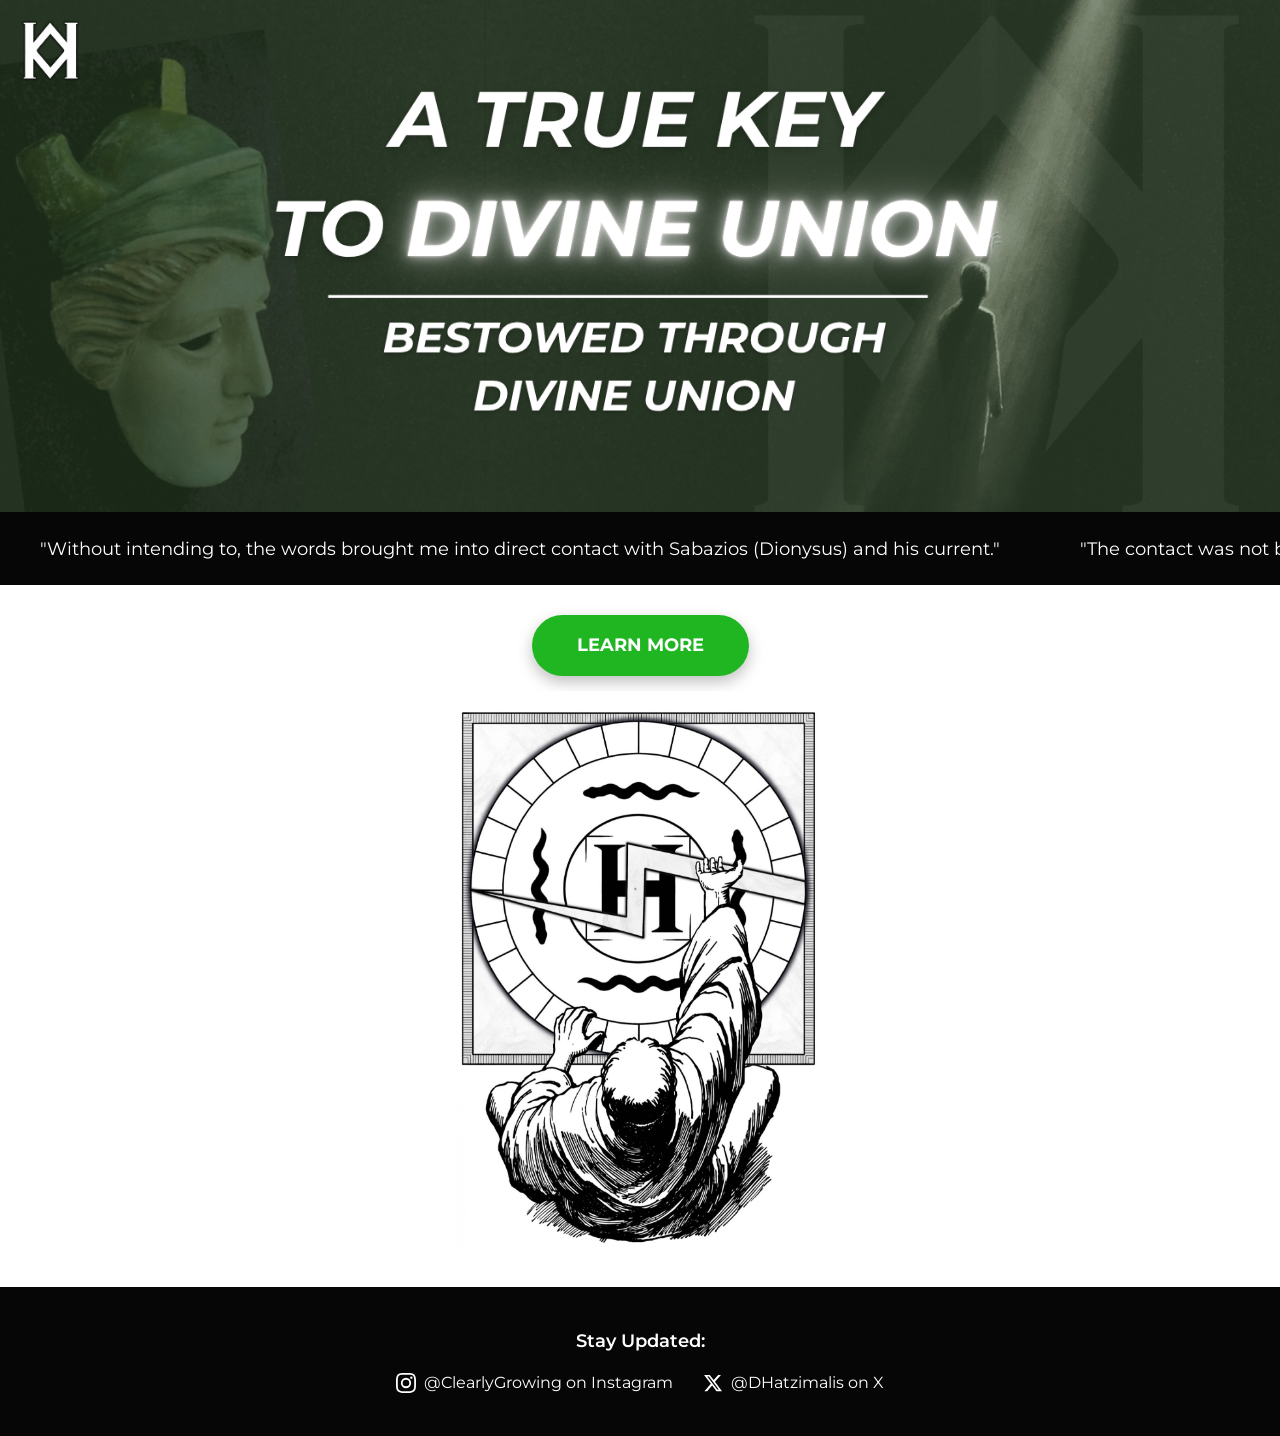
<file: index.html>
<!DOCTYPE html>
<html lang="en">
<head>
    <meta charset="UTF-8">
    <meta name="viewport" content="width=device-width, initial-scale=1.0">
    <title>A True Key To Divine Union</title>
    <link rel="stylesheet" href="style.css">
</head>
<body>

    <header>
        <img src="Landingpage-header.png" alt="Header Image Broken - Check File Name" class="header-img">
    </header>

    <div class="marquee-wrapper">
        <div class="marquee-content">
            <span>"Without intending to, the words brought me into direct contact with Sabazios (Dionysus) and his current."</span>
            <span>"The contact was not bounded by music or ritual. They were not looking at sterile text in a museum, but a homily to divinities sang in these pages."</span>
            <span>"It is a revelation."</span>
            <span>"I just flipped to the Hymn page, didn’t read any of it and just could feel the power behind it, just opening that page I felt a swelling in and around my head, this has only happened when visiting vortex sites around the country."</span>
        </div>
        <div class="marquee-content">
            <span>"Without intending to, the words brought me into direct contact with Sabazios (Dionysus) and his current."</span>
            <span>"The contact was not bounded by music or ritual. They were not looking at sterile text in a museum, but a homily to divinities sang in these pages."</span>
            <span>"It is a revelation."</span>
            <span>"I just flipped to the Hymn page, didn’t read any of it and just could feel the power behind it, just opening that page I felt a swelling in and around my head, this has only happened when visiting vortex sites around the country."</span>
        </div>
    </div>

    <section class="bg-white center-text pt-small">
        <a href="bridge.html" class="btn-jade" style="margin-bottom: 15px;">LEARN MORE</a>
        <a href="bridge.html">
            <img src="image (6).jpg" alt="Practitioner at the setup" class="setup-img">
        </a>
    </section>

    <footer class="bg-black footer-socials">
        <p>Stay Updated:</p>
        <div class="social-links">
            <a href="https://www.instagram.com/clearlygrowing/" target="_blank" class="social-item">
                <svg class="social-icon" viewBox="0 0 24 24"><path d="M12 2.163c3.204 0 3.584.012 4.85.07 3.252.148 4.771 1.691 4.919 4.919.058 1.265.069 1.645.069 4.849 0 3.205-.012 3.584-.069 4.849-.149 3.225-1.664 4.771-4.919 4.919-1.266.058-1.644.07-4.85.07-3.204 0-3.584-.012-4.849-.07-3.26-.149-4.771-1.699-4.919-4.92-.058-1.265-.07-1.644-.07-4.849 0-3.204.013-3.583.07-4.849.149-3.227 1.664-4.771 4.919-4.919 1.266-.057 1.645-.069 4.849-.069zM12 0C8.741 0 8.333.014 7.053.072 2.695.272.273 2.69.073 7.052.014 8.333 0 8.741 0 12c0 3.259.014 3.668.072 4.948.2 4.358 2.618 6.78 6.98 6.98C8.333 23.986 8.741 24 12 24c3.259 0 3.668-.014 4.948-.072 4.354-.2 6.782-2.618 6.979-6.98.059-1.28.073-1.689.073-4.948 0-3.259-.014-3.667-.072-4.947-.196-4.354-2.617-6.78-6.979-6.98C15.668.014 15.259 0 12 0zm0 5.838a6.162 6.162 0 100 12.324 6.162 6.162 0 000-12.324zM12 16a4 4 0 110-8 4 4 0 010 8zm6.406-11.845a1.44 1.44 0 100 2.881 1.44 1.44 0 000-2.881z"/></svg>
                @ClearlyGrowing on Instagram
            </a>
            <a href="https://x.com/dhatzimalis" target="_blank" class="social-item">
                <svg class="social-icon" viewBox="0 0 24 24"><path d="M18.244 2.25h3.308l-7.227 8.26 8.502 11.24H16.17l-5.214-6.817L4.99 21.75H1.68l7.73-8.835L1.254 2.25H8.08l4.713 6.231zm-1.161 17.52h1.833L7.084 4.126H5.117z"/></svg>
                @DHatzimalis on X
            </a>
        </div>
    </footer>

</body>
</html>
</file>
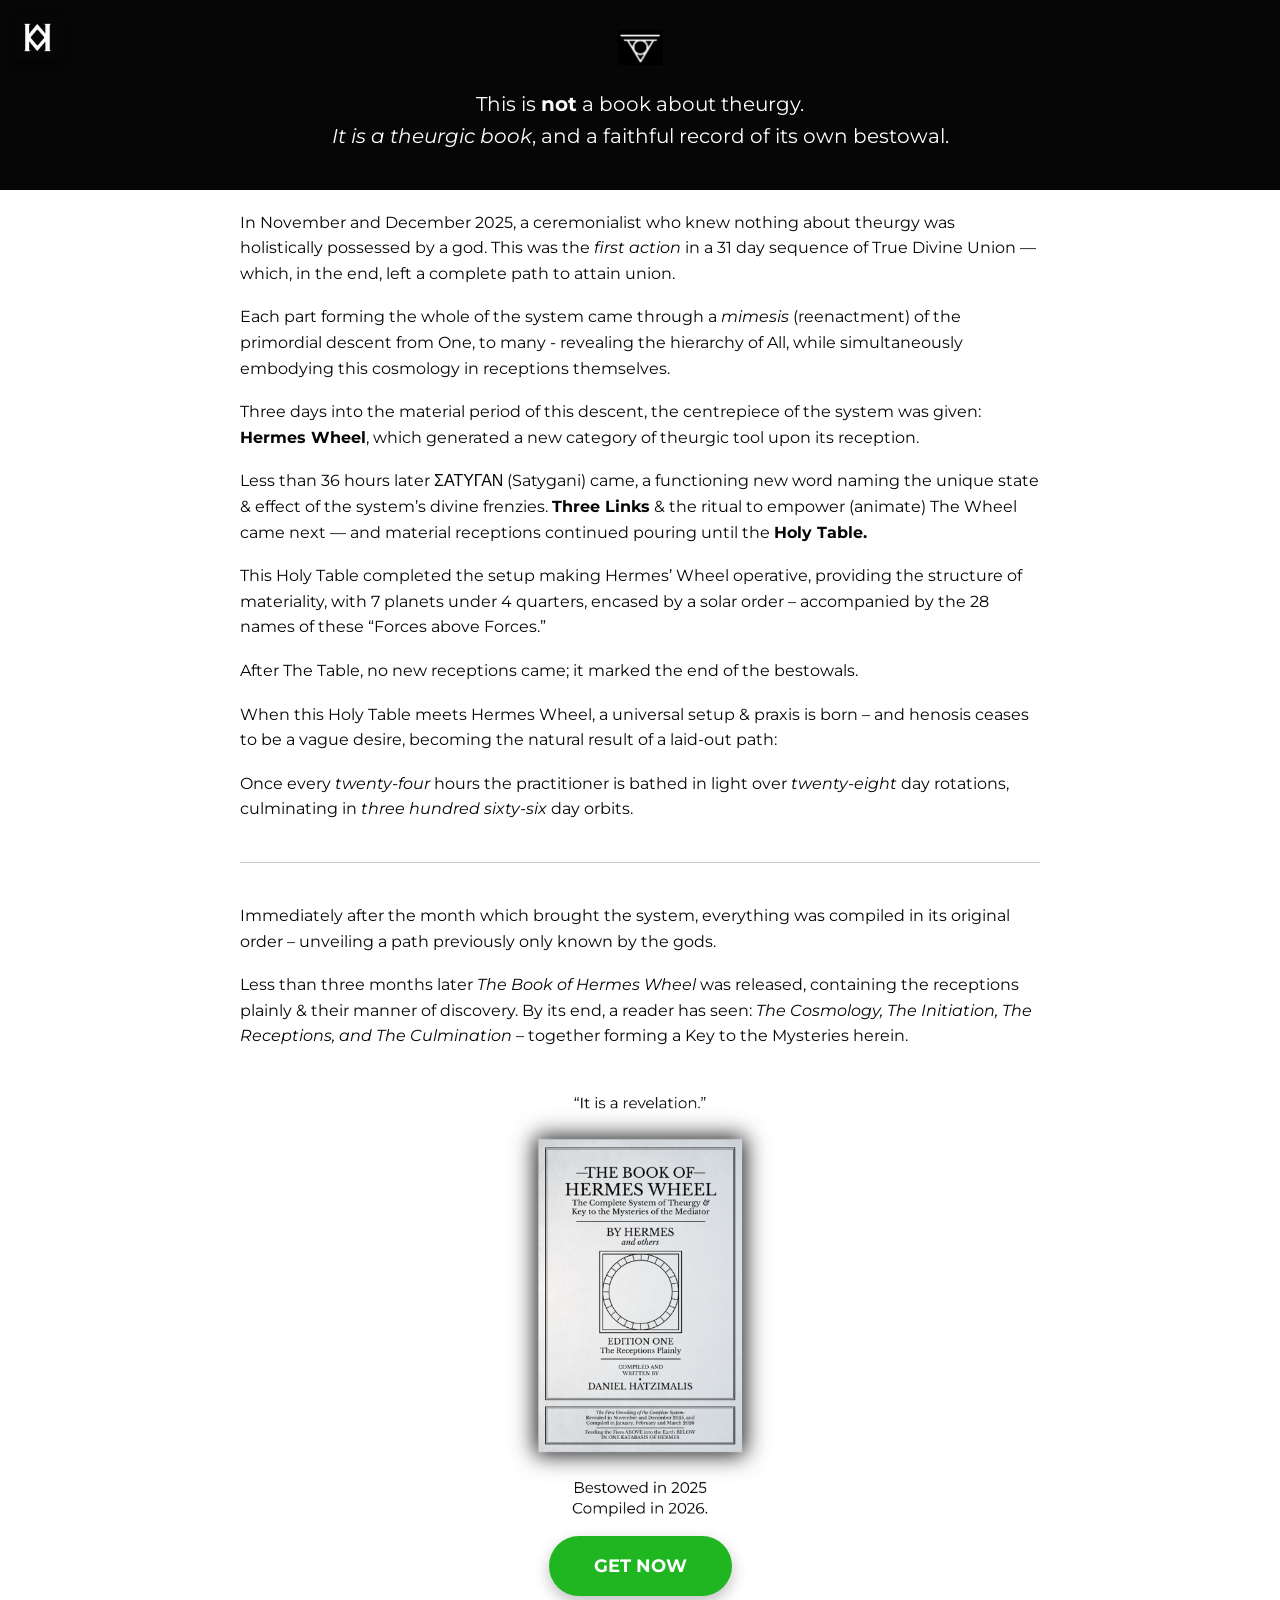
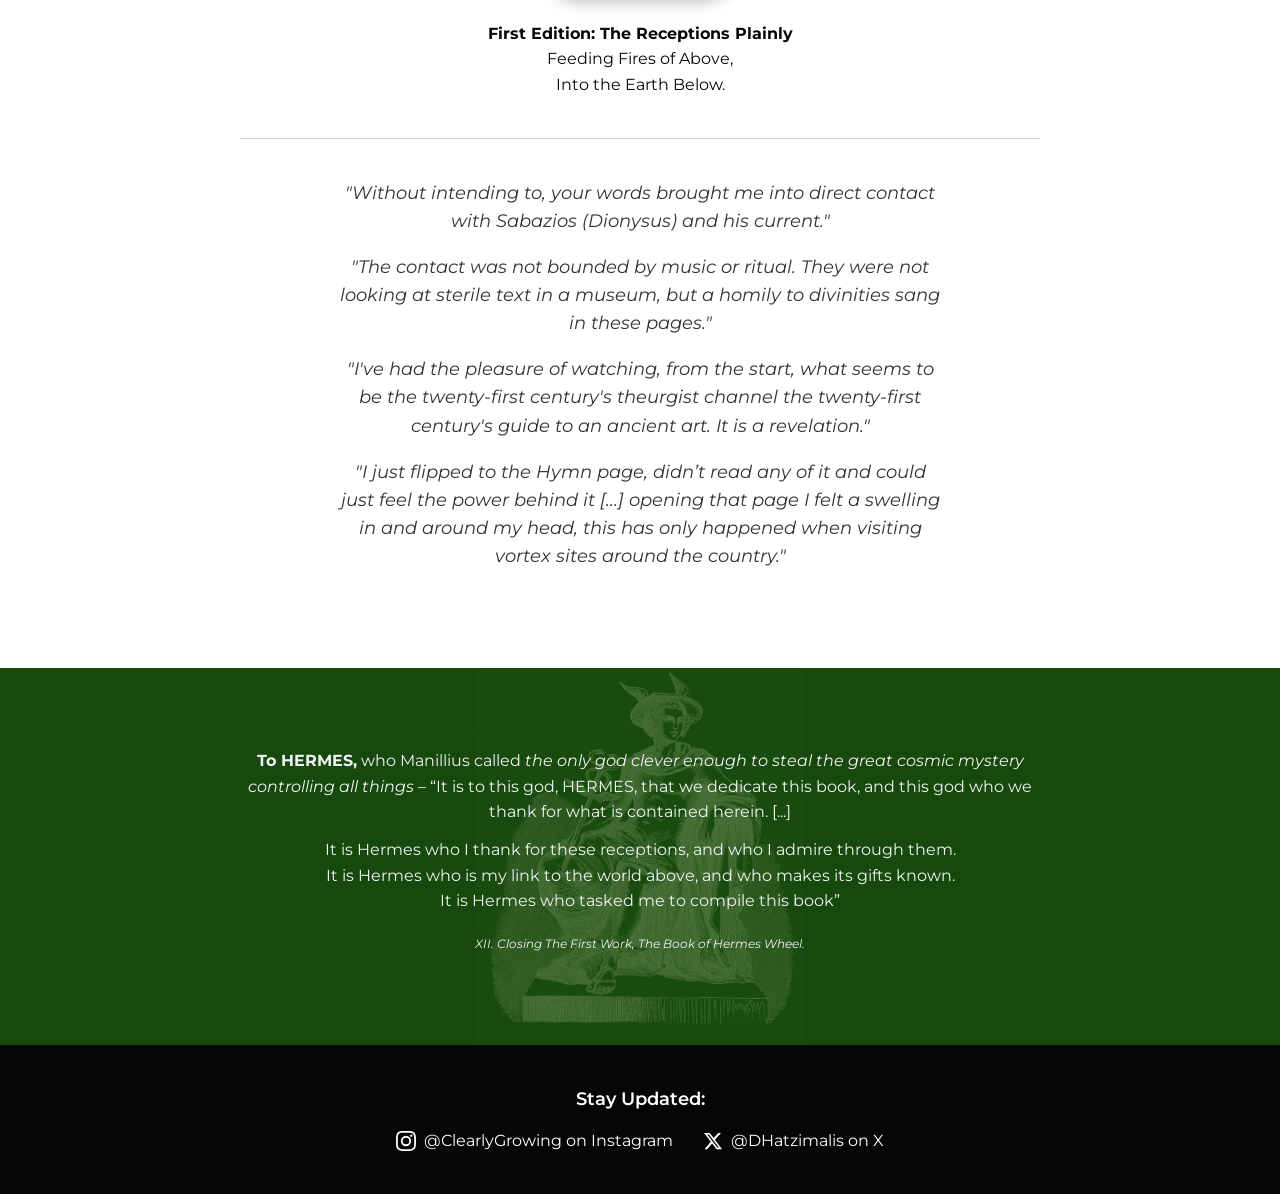
<file: bridge.html>
<!DOCTYPE html>
<html lang="en">
<head>
    <meta charset="UTF-8">
    <meta name="viewport" content="width=device-width, initial-scale=1.0">
    <title>The Book of Hermes Wheel</title>
    <link rel="stylesheet" href="style.css">
</head>
<body>

    <a href="index.html">
        <img src="Untitled Artwork - Edited - Edited.png" alt="Sticky Logo Broken - Check File Name" class="sticky-logo">
    </a>

    <section class="bg-black center-text prologue-section">
        <img src="noeticsigils - Edited.jpg" alt="Noetic Sigil Broken - Check File Name" class="crown-sigil">
        <div class="container prologue-text" style="text-align: center;">
            <p>This is <strong>not</strong> a book about theurgy.<br>
            <em>It is a theurgic book</em>, and a faithful record of its own bestowal.</p>
        </div>
    </section>

    <section class="bg-white main-text-section">
        <div class="container">
            <p>In November and December 2025, a ceremonialist who knew nothing about theurgy was holistically possessed by a god. This was the <em>first action</em> in a 31 day sequence of True Divine Union — which, in the end, left a complete path to attain union.</p>
            
            <p>Each part forming the whole of the system came through a <em>mimesis</em> (reenactment) of the primordial descent from One, to many - revealing the hierarchy of All, while simultaneously embodying this cosmology in receptions themselves.</p>
            
            <p>Three days into the material period of this descent, the centrepiece of the system was given: <strong>Hermes Wheel</strong>, which generated a new category of theurgic tool upon its reception.</p>
            
            <p>Less than 36 hours later ΣΑΤΥΓΑΝ (Satygani) came, a functioning new word naming the unique state & effect of the system’s divine frenzies. <strong>Three Links</strong> & the ritual to empower (animate) The Wheel came next — and material receptions continued pouring until the <strong>Holy Table.</strong></p>
            
            <p>This Holy Table completed the setup making Hermes’ Wheel operative, providing the structure of materiality, with 7 planets under 4 quarters, encased by a solar order – accompanied by the 28 names of these “Forces above Forces.”</p>
            
            <p>After The Table, no new receptions came; it marked the end of the bestowals.</p>
            
            <p>When this Holy Table meets Hermes Wheel, a universal setup & praxis is born – and henosis ceases to be a vague desire, becoming the natural result of a laid-out path:</p>
            
            <p>Once every <em>twenty-four</em> hours the practitioner is bathed in light over <em>twenty-eight</em> day rotations, culminating in <em>three hundred sixty-six</em> day orbits.</p>
            
            <hr class="thin-line">
            
            <p>Immediately after the month which brought the system, everything was compiled in its original order – unveiling a path previously only known by the gods.</p>
            
            <p>Less than three months later <em>The Book of Hermes Wheel</em> was released, containing the receptions plainly & their manner of discovery. By its end, a reader has seen: <em>The Cosmology, The Initiation, The Receptions, and The Culmination</em> – together forming a Key to the Mysteries herein.</p>
        </div>

        <div class="center-text">
            <a href="https://amzn.to/4sZTRoL" target="_blank" style="display: block;">
                <img src="bookcover.png" alt="Book Cover Broken - Check File Name" class="book-image">
            </a>
            
            <a href="https://amzn.to/4sZTRoL" class="btn-jade" target="_blank" style="margin-top: 0;">GET NOW</a>
            
            <p style="margin-bottom: 0;"><strong>First Edition: The Receptions Plainly</strong></p>
            <p style="margin-bottom: 25px;">Feeding Fires of Above,<br>Into the Earth Below.</p>
        </div>

        <div class="container center-text">
            <hr class="thin-line">
            
            <div class="quotes-wrapper">
                <p class="static-quote">"Without intending to, your words brought me into direct contact with Sabazios (Dionysus) and his current."</p>
                <p class="static-quote">"The contact was not bounded by music or ritual. They were not looking at sterile text in a museum, but a homily to divinities sang in these pages."</p>
                <p class="static-quote">"I've had the pleasure of watching, from the start, what seems to be the twenty-first century's theurgist channel the twenty-first century's guide to an ancient art. It is a revelation."</p>
                <p class="static-quote">"I just flipped to the Hymn page, didn’t read any of it and could just feel the power behind it [...] opening that page I felt a swelling in and around my head, this has only happened when visiting vortex sites around the country."</p>
            </div>
        </div>
    </section>

    <section class="bg-forest pt-large pb-large center-text hermes-section">
        <div class="container" style="text-align: center;">
            <p><strong>To HERMES,</strong> who Manillius called <em>the only god clever enough to steal the great cosmic mystery controlling all things</em> – “It is to this god, HERMES, that we dedicate this book, and this god who we thank for what is contained herein. [...]</p>
            
            <p>It is Hermes who I thank for these receptions, and who I admire through them.<br>
            It is Hermes who is my link to the world above, and who makes its gifts known.<br>
            It is Hermes who tasked me to compile this book”</p>
            
            <p style="font-size: 0.75rem; font-style: italic; margin-top: 20px;">XII. Closing The First Work, The Book of Hermes Wheel.</p>
        </div>
    </section>

    <footer class="bg-black footer-socials">
        <p>Stay Updated:</p>
        <div class="social-links">
            <a href="https://www.instagram.com/clearlygrowing/" target="_blank" class="social-item">
                <svg class="social-icon" viewBox="0 0 24 24"><path d="M12 2.163c3.204 0 3.584.012 4.85.07 3.252.148 4.771 1.691 4.919 4.919.058 1.265.069 1.645.069 4.849 0 3.205-.012 3.584-.069 4.849-.149 3.225-1.664 4.771-4.919 4.919-1.266.058-1.644.07-4.85.07-3.204 0-3.584-.012-4.849-.07-3.26-.149-4.771-1.699-4.919-4.92-.058-1.265-.07-1.644-.07-4.849 0-3.204.013-3.583.07-4.849.149-3.227 1.664-4.771 4.919-4.919 1.266-.057 1.645-.069 4.849-.069zM12 0C8.741 0 8.333.014 7.053.072 2.695.272.273 2.69.073 7.052.014 8.333 0 8.741 0 12c0 3.259.014 3.668.072 4.948.2 4.358 2.618 6.78 6.98 6.98C8.333 23.986 8.741 24 12 24c3.259 0 3.668-.014 4.948-.072 4.354-.2 6.782-2.618 6.979-6.98.059-1.28.073-1.689.073-4.948 0-3.259-.014-3.667-.072-4.947-.196-4.354-2.617-6.78-6.979-6.98C15.668.014 15.259 0 12 0zm0 5.838a6.162 6.162 0 100 12.324 6.162 6.162 0 000-12.324zM12 16a4 4 0 110-8 4 4 0 010 8zm6.406-11.845a1.44 1.44 0 100 2.881 1.44 1.44 0 000-2.881z"/></svg>
                @ClearlyGrowing on Instagram
            </a>
            <a href="https://x.com/dhatzimalis" target="_blank" class="social-item">
                <svg class="social-icon" viewBox="0 0 24 24"><path d="M18.244 2.25h3.308l-7.227 8.26 8.502 11.24H16.17l-5.214-6.817L4.99 21.75H1.68l7.73-8.835L1.254 2.25H8.08l4.713 6.231zm-1.161 17.52h1.833L7.084 4.126H5.117z"/></svg>
                @DHatzimalis on X
            </a>
        </div>
    </footer>

</body>
</html>
</file>
<file: style.css>
@import url('https://fonts.googleapis.com/css2?family=Montserrat:ital,wght@0,400;0,600;0,700;1,400;1,600&display=swap');

/* Base Reset & Typography */
html {
    -webkit-text-size-adjust: 100%; /* Stops iOS from auto-inflating text */
}
* {
    box-sizing: border-box;
    margin: 0;
    padding: 0;
}
body {
    font-family: 'Montserrat', sans-serif;
    background-color: #FFFFFF;
    color: #060606;
    line-height: 1.6;
    text-align: center;
    -webkit-font-smoothing: antialiased;
}

/* Color Utility Classes */
.bg-forest { background-color: #17490C; color: #F0F3F5; }
.bg-black { background-color: #060606; color: #FFFFFF; }
.bg-white { background-color: #FFFFFF; color: #060606; }
.text-platinum { color: #F0F3F5; }

/* Buttons */
.btn-jade {
    background-color: #1FB622;
    color: #FFFFFF;
    padding: 16px 45px;
    font-size: 1.1rem;
    font-weight: 700;
    text-decoration: none;
    display: inline-block;
    border-radius: 40px; 
    box-shadow: 0px 6px 15px rgba(0, 0, 0, 0.25);
    margin: 10px 0 25px 0; 
    transition: transform 0.2s ease, box-shadow 0.2s ease;
}
.btn-jade:hover {
    transform: translateY(-2px);
    box-shadow: 0px 8px 20px rgba(0, 0, 0, 0.35);
}

/* Layout & Imagery */
header {
    padding: 0;
    margin: 0;
    line-height: 0; 
}
.header-img {
    width: 100%;
    height: auto;
    display: block;
}
.setup-img {
    max-width: 600px;
    width: 100%;
    display: block;
    margin: 0 auto 40px auto; 
}
.book-image { 
    max-width: 450px; 
    width: 100%; 
    display: block; 
    margin: 10px auto 0 auto; 
    transition: transform 0.2s ease;
}
.book-image:hover {
    transform: translateY(-2px);
}
.crown-sigil {
    max-width: 45px; 
    margin-bottom: 5px; 
    display: inline-block;
}
.sticky-logo {
    position: fixed;
    top: 15px;
    left: 15px;
    width: 45px;
    height: auto;
    z-index: 100;
    border-radius: 4px;
    box-shadow: 0px 4px 10px rgba(0,0,0,0.4);
    transition: transform 0.2s ease;
}
.sticky-logo:hover {
    transform: scale(1.05);
}

/* Seamless Marquee */
.marquee-wrapper {
    display: flex;
    overflow: hidden;
    background-color: #060606;
    color: #FFFFFF;
    padding: 22px 0;
}
.marquee-content {
    flex-shrink: 0;
    display: flex;
    animation: scroll 75s linear infinite; 
}
.marquee-content span {
    margin: 0 40px;
    font-size: 1.15rem; 
    white-space: nowrap;
    display: inline-block;
}
@keyframes scroll {
    0% { transform: translateX(0); }
    100% { transform: translateX(-100%); }
}

/* Spacing & Sections */
.container { 
    max-width: 800px; 
    margin: 0 auto; 
    text-align: left; 
}
.container p { margin-bottom: 18px; }
.center-text { text-align: center; }

.pt-small { padding-top: 20px; }
.pb-small { padding-bottom: 20px; }
.pt-large { padding-top: 80px; }
.pb-large { padding-bottom: 80px; }

.prologue-section { padding: 30px 20px 20px 20px; } 
.main-text-section { padding: 20px 20px 80px 20px; } 
.prologue-text { font-size: 1.25rem; margin-top: 10px; }

hr.thin-line { 
    border: 0; 
    height: 1px; 
    background-color: #CCCCCC; 
    margin: 40px 0; 
}

/* New Elements (Quotes & Hermes Section) */
.quotes-wrapper {
    max-width: 600px; 
    margin: 0 auto;
}
.static-quote {
    font-size: 1.1rem;
    font-style: italic;
    margin-bottom: 25px;
    color: #333333;
}

/* 28% Opacity Background Layer Setup - Fixed PNG */
.hermes-section {
    position: relative;
    overflow: hidden; 
}
.hermes-section::before {
    content: "";
    position: absolute;
    top: 0; left: 0; right: 0; bottom: 0;
    background-image: url('Untitled design (7).png');
    background-size: contain; 
    background-position: center center;
    background-repeat: no-repeat;
    opacity: 0.28; 
    z-index: 0; 
}
.hermes-section .container {
    position: relative;
    z-index: 1; 
}
.hermes-section p {
    margin-bottom: 12px; 
}

/* Footer */
.footer-socials { 
    padding: 40px 20px; 
    display: flex;
    flex-direction: column;
    align-items: center;
    gap: 15px;
}
.footer-socials p { font-weight: 600; font-size: 1.1rem; margin: 0; }
.social-links {
    display: flex;
    gap: 30px;
    align-items: center;
    flex-wrap: wrap;
    justify-content: center;
}
.social-item {
    display: flex;
    align-items: center;
    gap: 8px;
    color: #FFFFFF;
    text-decoration: none;
    font-weight: 400;
    font-size: 1rem;
}
.social-item:hover { text-decoration: underline; }
.social-icon { width: 20px; height: 20px; fill: currentColor; }

/* --- AGGRESSIVE MOBILE RESPONSIVENESS --- */
@media (max-width: 768px) {
    .marquee-content span {
        font-size: 0.85rem !important; /* Force smaller size on mobile */
        margin: 0 20px !important; /* Tighten gap between quotes */
    }
    .container {
        padding-left: 20px; 
        padding-right: 20px;
    }
    .hermes-section .container {
        padding-left: 25px;
        padding-right: 25px;
    }
}
</file>
